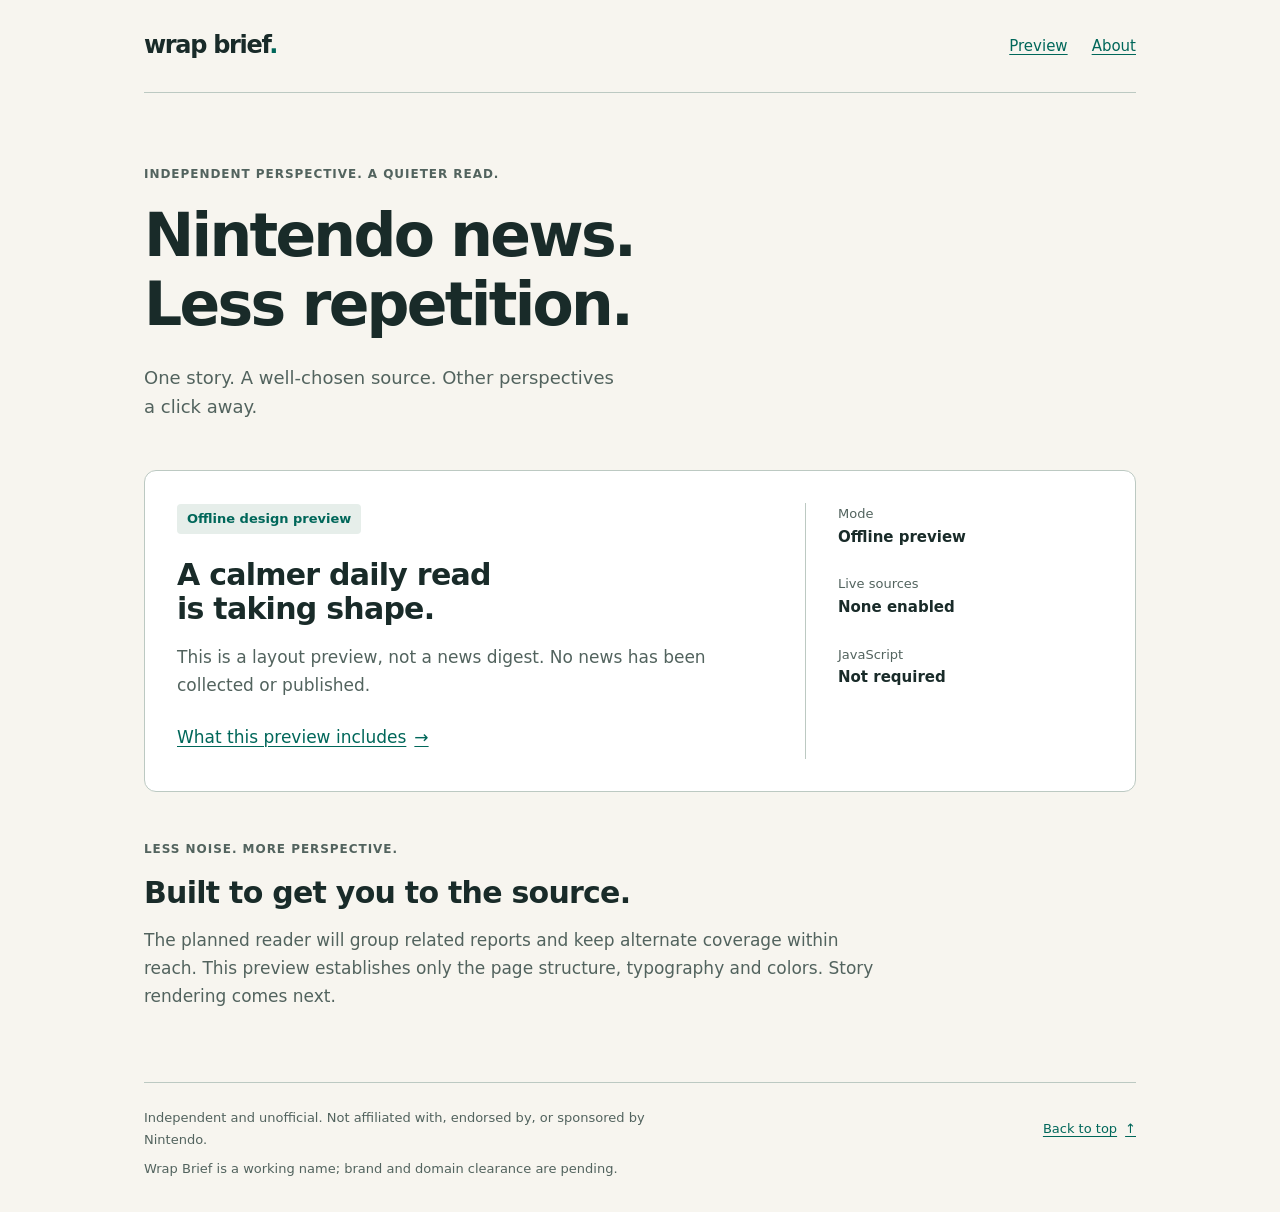
<file: web/index.html>
<!doctype html>
<html lang="en">
  <head>
    <meta charset="utf-8">
    <meta name="viewport" content="width=device-width, initial-scale=1">
    <meta name="description" content="The offline design preview for Wrap Brief, an independent Nintendo-news reader in development.">
    <title>Wrap Brief — offline reader preview</title>
    <link rel="stylesheet" href="styles.css">
  </head>
  <body>
    <a class="skip-link" href="#main">Skip to content</a>
    <div class="page">
      <header class="site-header" id="top" tabindex="-1">
        <p class="brand">wrap brief<span aria-hidden="true">.</span></p>
        <nav aria-label="Page navigation">
          <a href="#preview">Preview</a>
          <a href="#about">About</a>
        </nav>
      </header>

      <main id="main" tabindex="-1">
        <div class="intro">
          <p class="eyebrow">Independent perspective. A quieter read.</p>
          <h1><span>Nintendo news.</span> <span>Less repetition.</span></h1>
          <p class="lede">One story. A well-chosen source. Other perspectives a click away.</p>
        </div>

        <section class="preview-panel" id="preview" tabindex="-1" aria-labelledby="preview-title">
          <div class="preview-copy">
            <p class="preview-label">Offline design preview</p>
            <h2 id="preview-title">A calmer daily read is taking shape.</h2>
            <p>This is a layout preview, not a news digest. No news has been collected or published.</p>
            <a href="#about">What this preview includes <span aria-hidden="true">→</span></a>
          </div>
          <dl class="preview-facts">
            <div><dt>Mode</dt><dd>Offline preview</dd></div>
            <div><dt>Live sources</dt><dd>None enabled</dd></div>
            <div><dt>JavaScript</dt><dd>Not required</dd></div>
          </dl>
        </section>

        <section class="about" id="about" tabindex="-1" aria-labelledby="about-title">
          <p class="eyebrow">Less noise. More perspective.</p>
          <h2 id="about-title">Built to get you to the source.</h2>
          <p>The planned reader will group related reports and keep alternate coverage within reach. This preview establishes only the page structure, typography and colors. Story rendering comes next.</p>
        </section>
      </main>

      <footer class="site-footer">
        <div>
          <p>Independent and unofficial. Not affiliated with, endorsed by, or sponsored by Nintendo.</p>
          <p class="working-name">Wrap Brief is a working name; brand and domain clearance are pending.</p>
        </div>
        <a href="#top">Back to top <span aria-hidden="true">↑</span></a>
      </footer>
    </div>
  </body>
</html>
</file>
<file: web/styles.css>
:root {
  color-scheme: light;
  --paper: #f7f5ef;
  --surface: #ffffff;
  --ink: #192b29;
  --muted: #52635e;
  --accent: #00675a;
  --tint: #e6eeea;
  --rule: #bcc9c2;
  --space-1: 0.5rem;
  --space-2: 1rem;
  --space-3: 1.5rem;
  --space-4: 2rem;
  --space-5: 3rem;
  --space-6: 4.5rem;
  --gutter: clamp(1rem, 4vw, 2rem);
  --measure: 68ch;
  font-family: system-ui, -apple-system, BlinkMacSystemFont, "Segoe UI", sans-serif;
  font-size: 100%;
  line-height: 1.65;
  color: var(--ink);
  background: var(--paper);
}

* { box-sizing: border-box; }
body { margin: 0; font-size: 1.0625rem; }
h1, h2, p, dl, dd { margin: 0; }
h1, h2 { line-height: 1.15; text-wrap: balance; }
h1 { font-size: clamp(2.25rem, 1.35rem + 3.5vw, 3.75rem); letter-spacing: -0.045em; }
h1 span { display: block; }
h2 { font-size: clamp(1.375rem, 1.1rem + 1vw, 1.875rem); letter-spacing: -0.025em; }
p, h1, h2, a, dt, dd { overflow-wrap: anywhere; }
p { max-width: var(--measure); }
a { color: var(--accent); text-underline-offset: 0.2em; text-decoration-thickness: 0.08em; }
a:hover { text-decoration-thickness: 0.15em; }
a:focus-visible, [tabindex="-1"]:focus-visible { outline: 3px solid var(--accent); outline-offset: 4px; }
a { display: inline-flex; align-items: center; gap: var(--space-1); min-height: 44px; min-width: 44px; padding-block: var(--space-1); }
a, summary { scroll-margin: 12px; }

.page { max-width: 66rem; margin-inline: auto; padding-inline: var(--gutter); }
.site-header { display: flex; flex-wrap: wrap; align-items: center; justify-content: space-between; gap: var(--space-2); padding-block: var(--space-3); border-bottom: 1px solid var(--rule); }
.brand { font-size: 1.5rem; font-weight: 800; letter-spacing: -0.055em; }
.brand span { color: var(--accent); }
nav { display: flex; flex-wrap: wrap; column-gap: var(--space-3); }
nav a { font-size: 0.9375rem; }
.intro { padding-block: var(--space-6) var(--space-5); }
.eyebrow { font-size: 0.75rem; font-weight: 700; letter-spacing: 0.08em; text-transform: uppercase; color: var(--muted); margin-bottom: var(--space-2); }
.lede { max-width: 42ch; font-size: 1.125rem; color: var(--muted); margin-top: var(--space-3); }
.preview-panel { display: grid; gap: var(--space-4); padding: var(--gutter); background: var(--surface); border: 1px solid var(--rule); border-radius: 0.75rem; }
.preview-panel > *, .site-footer > * { min-width: 0; }
.preview-label { display: inline-block; background: var(--tint); color: var(--accent); border-radius: 0.25rem; padding: 0.25rem 0.625rem; font-size: 0.8125rem; font-weight: 650; margin-bottom: var(--space-3); }
.preview-copy h2 { max-width: 24ch; }
.preview-copy > p:not(.preview-label) { margin-top: var(--space-2); color: var(--muted); }
.preview-copy > a { margin-top: var(--space-2); }
.preview-facts { display: grid; align-content: start; gap: var(--space-3); padding-top: var(--space-3); border-top: 1px solid var(--rule); }
dt { font-size: 0.8125rem; color: var(--muted); }
dd { font-size: 0.9375rem; font-weight: 650; }
.about { padding-block: var(--space-5) var(--space-6); }
.about > p:last-child { margin-top: var(--space-2); color: var(--muted); }
.site-footer { display: flex; flex-wrap: wrap; align-items: start; justify-content: space-between; gap: var(--space-3); border-top: 1px solid var(--rule); padding-block: var(--space-3) var(--space-4); color: var(--muted); font-size: 0.8125rem; }
.site-footer > div { flex: 1 1 32rem; }
.working-name { margin-top: var(--space-1); }
.skip-link { position: absolute; top: var(--space-2); left: var(--gutter); z-index: 1; transform: translateY(-200%); background: var(--surface); padding-inline: var(--space-2); border: 2px solid var(--accent); max-width: calc(100% - var(--gutter) - var(--gutter)); }
.skip-link:focus { transform: none; }

@media (min-width: 48rem) {
  .preview-panel { grid-template-columns: minmax(0, 2fr) minmax(0, 1fr); }
  .preview-facts { padding-top: 0; padding-left: var(--space-4); border-top: 0; border-left: 1px solid var(--rule); }
}

@media (forced-colors: active) {
  a:focus-visible, [tabindex="-1"]:focus-visible { outline-color: Highlight; }
  .preview-label { border: 1px solid CanvasText; }
}

/* Digest content shares the shell palette and typography; no copied assets. */
.digest-intro { padding-block: var(--space-5) var(--space-4); }
.digest-intro h1 { max-width: 22ch; font-size: clamp(2rem, 1.4rem + 2vw, 3rem); }
.fixture-observation, .reading-note, .story-time, .source-attribution, .withheld { color: var(--muted); font-size: 0.8125rem; }
.fixture-observation { margin-top: var(--space-1); }
.reading-note { padding-bottom: var(--space-2); }
.story-list { list-style: none; padding: 0; margin: 0; }
.story-card { padding-block: var(--space-4); border-top: 1px solid var(--rule); }
.story-card h2 { max-width: 38ch; margin-block: var(--space-1); }
.story-card .eyebrow { margin-bottom: var(--space-1); }
.story-status { color: var(--accent); font-size: 0.8125rem; font-weight: 650; }
.source-credit { font-size: 0.9375rem; margin-top: var(--space-2); }
.story-time { margin-top: var(--space-1); }
.source-attribution { max-width: var(--measure); }
.coverage { margin-top: var(--space-2); }
summary { min-height: 44px; min-width: 44px; padding-block: var(--space-1); cursor: pointer; color: var(--accent); overflow-wrap: anywhere; }
summary:focus-visible { outline: 3px solid var(--accent); outline-offset: 4px; }
.coverage ul { list-style: none; padding: 0 0 0 var(--space-2); margin: 0; border-left: 2px solid var(--rule); }
.coverage li { padding-block: var(--space-2); }
.alternate-title { font-weight: 650; }
.withheld { margin-top: var(--space-2); }
.fixture-notice { padding-block: var(--space-3); }
.visually-hidden { position: absolute; width: 1px; height: 1px; padding: 0; margin: -1px; border: 0; clip-path: inset(50%); overflow: clip; white-space: nowrap; }

@media (forced-colors: active) {
  summary:focus-visible { outline-color: Highlight; }
}
</file>
